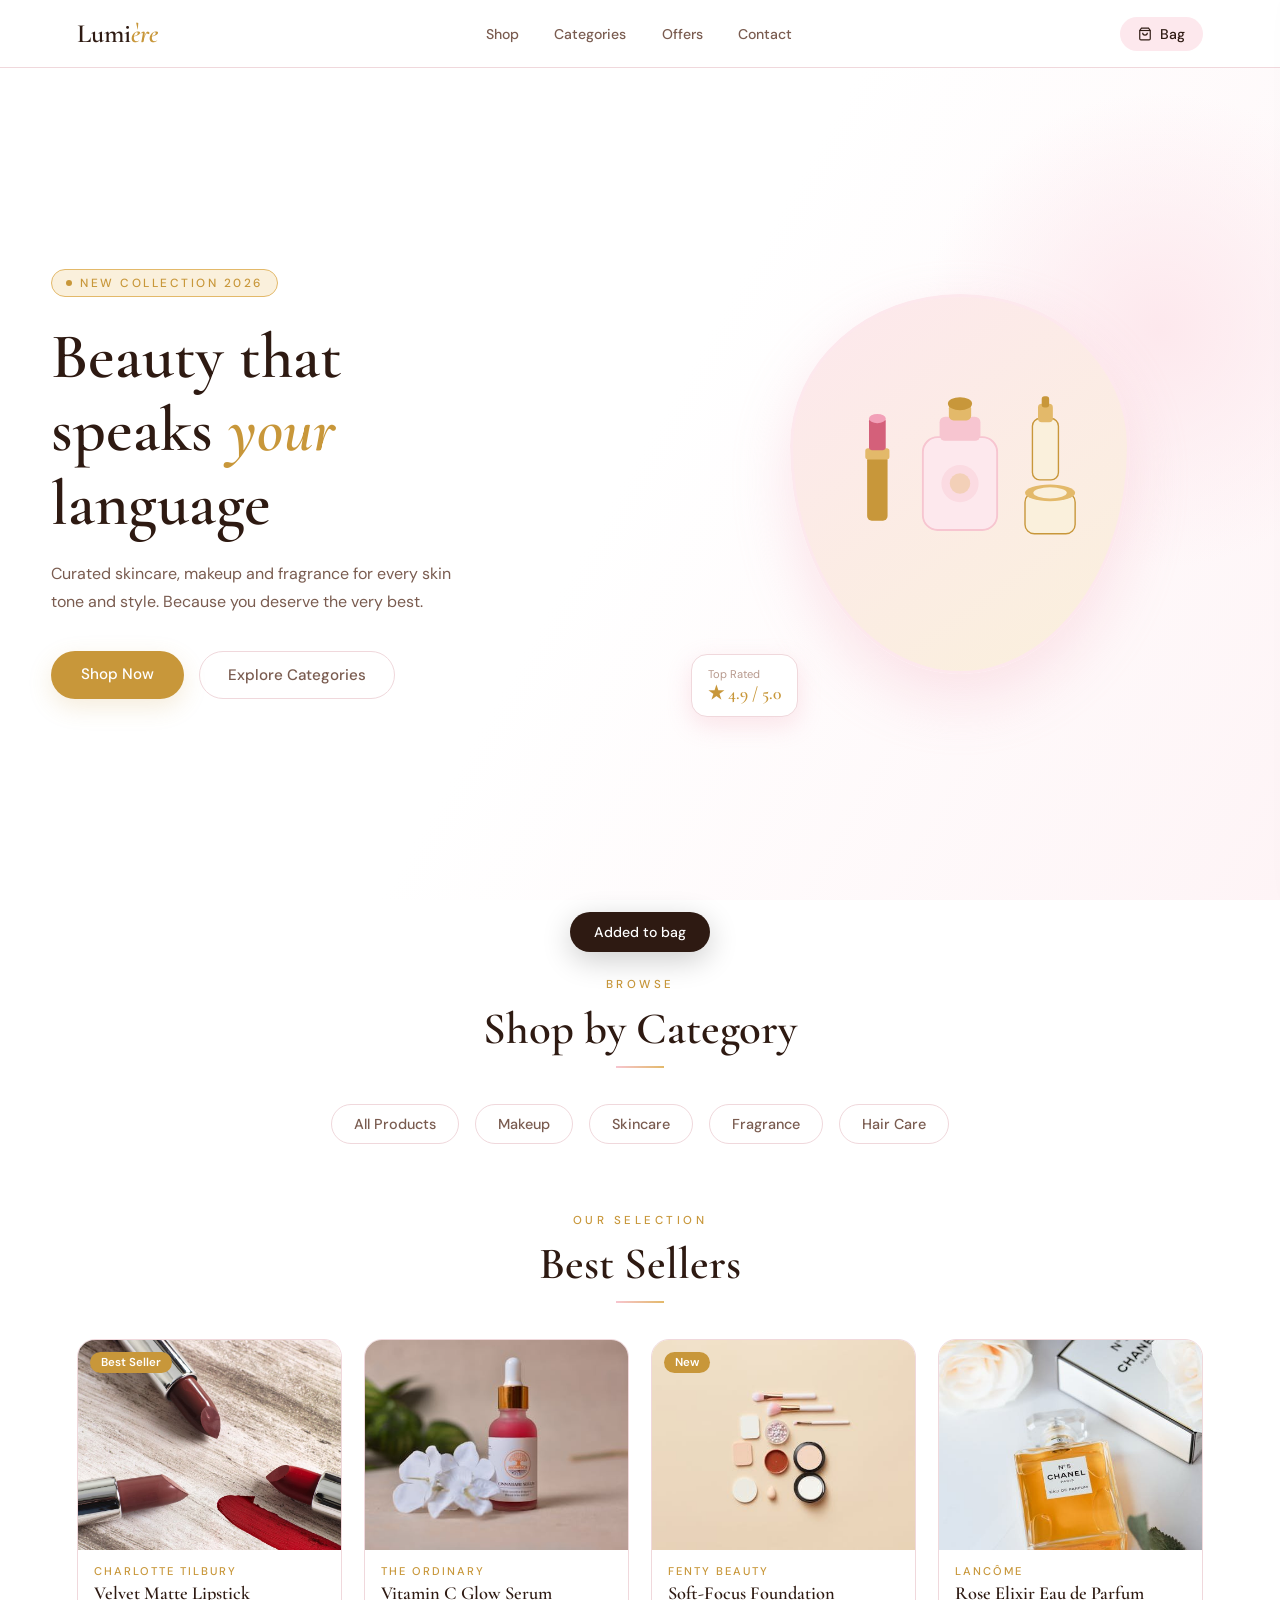
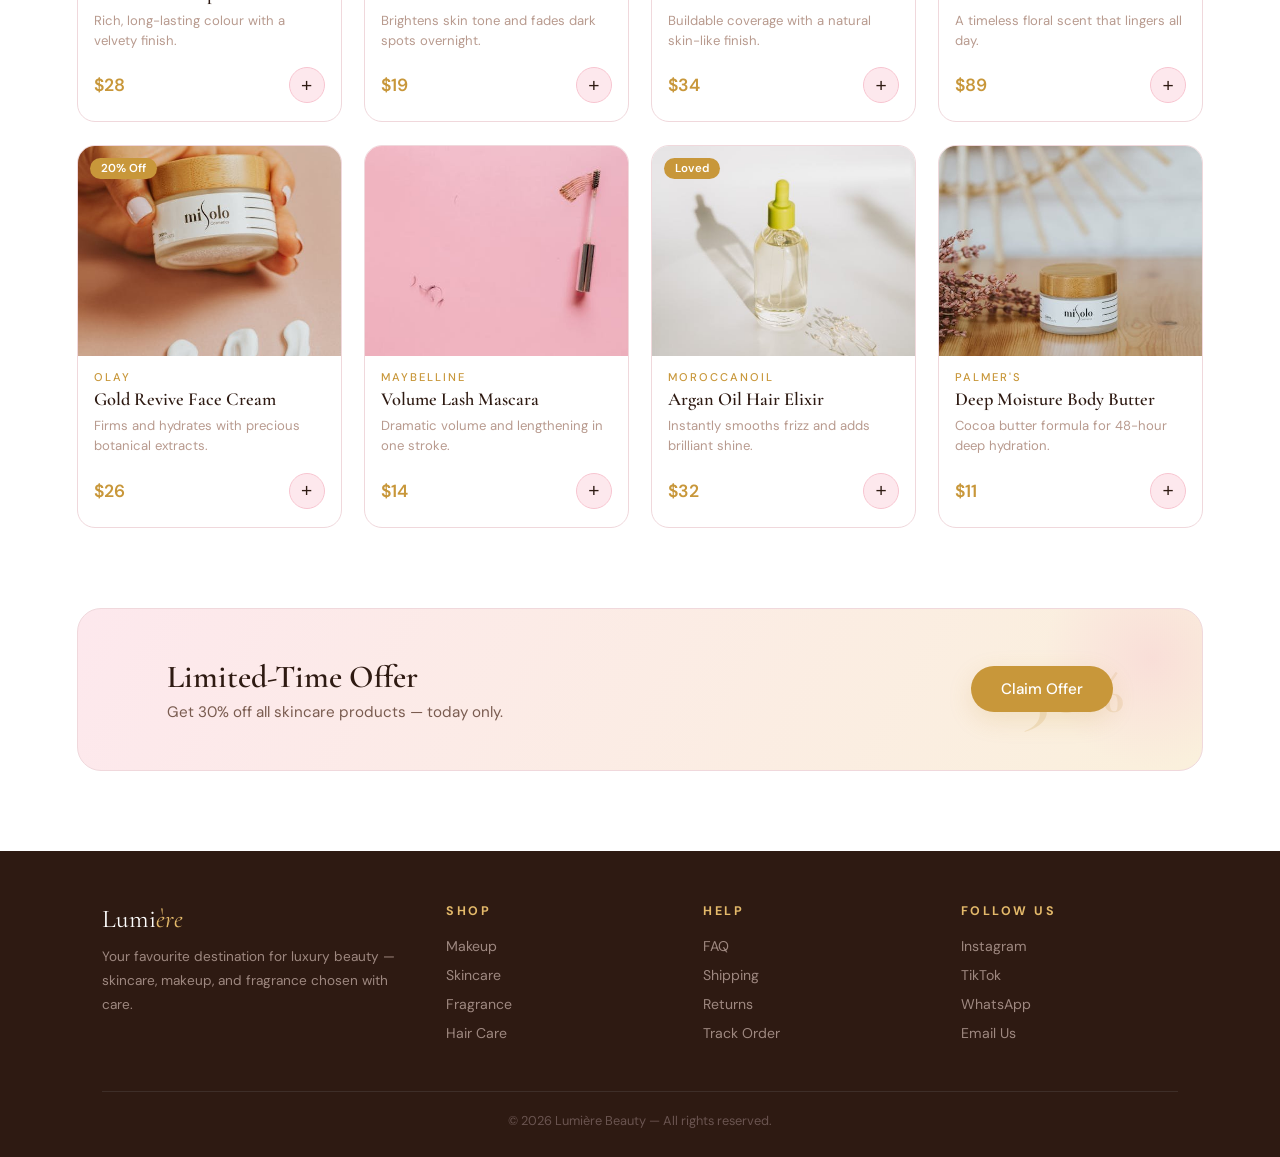
<file: index.html>
<!DOCTYPE html>
<html lang="en" dir="ltr">
<head>
  <meta charset="UTF-8"/>
  <meta name="viewport" content="width=device-width, initial-scale=1.0"/>
  <title>Lumière Beauty</title>
  <link rel="stylesheet" href="yasso.css">
  <link href="https://fonts.googleapis.com/css2?family=Cormorant+Garamond:ital,wght@0,400;0,600;1,400&family=DM+Sans:wght@300;400;500&display=swap" rel="stylesheet"/>
</head>
<body>

<!-- NAV -->
<nav>
  <a class="logo" href="#">Lumi<span>ère</span></a>
  <ul class="nav-links">
    <li><a href="#products">Shop</a></li>
    <li><a href="#categories">Categories</a></li>
    <li><a href="#offers">Offers</a></li>
    <li><a href="#footer">Contact</a></li>
  </ul>
  <button class="cart-link" onclick="toggleCart()">
    <svg class="cart-icon" viewBox="0 0 24 24" fill="none" stroke="currentColor" stroke-width="2"><path d="M6 2L3 6v14a2 2 0 002 2h14a2 2 0 002-2V6l-3-4z"/><line x1="3" y1="6" x2="21" y2="6"/><path d="M16 10a4 4 0 01-8 0"/></svg>
    Bag <span id="cart-count"></span>
  </button>
</nav>

<!-- HERO -->
<section class="hero">
  <div class="hero-bg"></div>
  <div class="hero-left">
    <div class="hero-eyebrow">New Collection 2026</div>
    <h1>Beauty that<br/>speaks <em>your</em><br/>language</h1>
    <p class="hero-sub">Curated skincare, makeup and fragrance for every skin tone and style. Because you deserve the very best.</p>
    <div class="hero-actions">
      <a class="btn-gold" href="#products">Shop Now</a>
      <a class="btn-ghost" href="#categories">Explore Categories</a>
    </div>
  </div>
  <div class="hero-right">
    <div class="hero-img-wrap">
      <!-- Hero illustration: 3 beauty products -->
      <svg viewBox="0 0 280 320" xmlns="http://www.w3.org/2000/svg" width="260">

        <!-- Lipstick (left) -->
        <rect x="40" y="130" width="22" height="70" rx="5" fill="#C8973A"/>
        <rect x="38" y="122" width="26" height="12" rx="3" fill="#E3B96A"/>
        <rect x="42" y="90"  width="18" height="34" rx="3" fill="#D4607A"/>
        <ellipse cx="51" cy="90" rx="9" ry="5" fill="#F2A0B8"/>

        <!-- Perfume bottle (center) -->
        <rect x="100" y="110" width="80" height="100" rx="16" fill="#FDE8ED"/>
        <rect x="100" y="110" width="80" height="100" rx="16" fill="none" stroke="#F7C5D0" stroke-width="2"/>
        <rect x="118" y="88"  width="44" height="26" rx="6" fill="#F7C5D0"/>
        <rect x="128" y="74"  width="24" height="18" rx="5" fill="#E3B96A"/>
        <ellipse cx="140" cy="74" rx="13" ry="7" fill="#C8973A"/>
        <circle cx="140" cy="160" r="20" fill="#F7C5D0" opacity=".4"/>
        <circle cx="140" cy="160" r="11" fill="#E3B96A" opacity=".35"/>

        <!-- Cream jar (right) -->
        <rect x="210" y="170" width="54" height="44" rx="10" fill="#FAF0DC"/>
        <rect x="210" y="170" width="54" height="44" rx="10" fill="none" stroke="#C8973A" stroke-width="1.5"/>
        <ellipse cx="237" cy="170" rx="27" ry="9"  fill="#E3B96A"/>
        <ellipse cx="237" cy="170" rx="18" ry="6"  fill="#FAF0DC"/>

        <!-- Serum bottle (right top) -->
        <rect x="218" y="90"  width="28" height="66" rx="8" fill="#FAF0DC"/>
        <rect x="218" y="90"  width="28" height="66" rx="8" fill="none" stroke="#C8973A" stroke-width="1.5"/>
        <rect x="224" y="74"  width="16" height="20" rx="4" fill="#E3B96A"/>
        <rect x="228" y="66"  width="8"  height="12" rx="3" fill="#C8973A"/>

      </svg>
    </div>
    <div class="hero-badge">
      <div class="hero-badge-label">Top Rated</div>
      <div class="hero-badge-val">★ 4.9 / 5.0</div>
    </div>
  </div>
</section>

<!-- CATEGORIES -->
<section id="categories">
  <div class="sec-head">
    <span class="sec-eyebrow">Browse</span>
    <h2>Shop by Category</h2>
    <div class="sec-divider"></div>
  </div>
  <div class="categories">
    <a class="cat-pill" href="#products">All Products</a>
    <a class="cat-pill" href="#products">Makeup</a>
    <a class="cat-pill" href="#products">Skincare</a>
    <a class="cat-pill" href="#products">Fragrance</a>
    <a class="cat-pill" href="#products">Hair Care</a>
  </div>
</section>

<!-- PRODUCTS -->
<section id="products" class="products-wrap">
  <div class="sec-head" style="padding-top:0">
    <span class="sec-eyebrow">Our Selection</span>
    <h2>Best Sellers</h2>
    <div class="sec-divider"></div>
  </div>

  <div class="grid">

    <!-- 1 Lipstick -->
    <div class="p-card">
      <div class="p-badge">Best Seller</div>
      <div class="p-img" style="padding:0"><img src="[data-uri]" alt="Lipstick" style="width:100%;height:100%;object-fit:cover;"/></div>
      <div class="p-body">
        <div class="p-brand">Charlotte Tilbury</div>
        <div class="p-name">Velvet Matte Lipstick</div>
        <div class="p-desc">Rich, long-lasting colour with a velvety finish.</div>
        <div class="p-foot">
          <span class="p-price">$28</span>
          <button class="p-add" onclick="addToCart(this)" data-name="Velvet Matte Lipstick" data-price="$28">+</button>
        </div>
      </div>
    </div>

    <!-- 2 Serum -->
    <div class="p-card">
      <div class="p-img" style="padding:0"><img src="[data-uri]" alt="Serum" style="width:100%;height:100%;object-fit:cover;"/></div>
      <div class="p-body">
        <div class="p-brand">The Ordinary</div>
        <div class="p-name">Vitamin C Glow Serum</div>
        <div class="p-desc">Brightens skin tone and fades dark spots overnight.</div>
        <div class="p-foot">
          <span class="p-price">$19</span>
          <button class="p-add" onclick="addToCart(this)" data-name="Vitamin C Glow Serum" data-price="$19">+</button>
        </div>
      </div>
    </div>

    <!-- 3 Foundation -->
    <div class="p-card">
      <div class="p-badge">New</div>
      <div class="p-img" style="padding:0"><img src="[data-uri]" alt="Foundation" style="width:100%;height:100%;object-fit:cover;"/></div>
      <div class="p-body">
        <div class="p-brand">Fenty Beauty</div>
        <div class="p-name">Soft-Focus Foundation</div>
        <div class="p-desc">Buildable coverage with a natural skin-like finish.</div>
        <div class="p-foot">
          <span class="p-price">$34</span>
          <button class="p-add" onclick="addToCart(this)" data-name="Soft-Focus Foundation" data-price="$34">+</button>
        </div>
      </div>
    </div>

    <!-- 4 Perfume -->
    <div class="p-card">
      <div class="p-img" style="padding:0"><img src="[data-uri]" alt="Perfume" style="width:100%;height:100%;object-fit:cover;"/></div>
      <div class="p-body">
        <div class="p-brand">Lancôme</div>
        <div class="p-name">Rose Elixir Eau de Parfum</div>
        <div class="p-desc">A timeless floral scent that lingers all day.</div>
        <div class="p-foot">
          <span class="p-price">$89</span>
          <button class="p-add" onclick="addToCart(this)" data-name="Rose Elixir Eau de Parfum" data-price="$89">+</button>
        </div>
      </div>
    </div>

    <!-- 5 Face Cream -->
    <div class="p-card">
      <div class="p-badge">20% Off</div>
      <div class="p-img" style="padding:0"><img src="[data-uri]" alt="Face Cream" style="width:100%;height:100%;object-fit:cover;"/></div>
      <div class="p-body">
        <div class="p-brand">Olay</div>
        <div class="p-name">Gold Revive Face Cream</div>
        <div class="p-desc">Firms and hydrates with precious botanical extracts.</div>
        <div class="p-foot">
          <span class="p-price">$26</span>
          <button class="p-add" onclick="addToCart(this)" data-name="Gold Revive Face Cream" data-price="$26">+</button>
        </div>
      </div>
    </div>

    <!-- 6 Mascara -->
    <div class="p-card">
      <div class="p-img" style="padding:0"><img src="[data-uri]" alt="Mascara" style="width:100%;height:100%;object-fit:cover;"/></div>
      <div class="p-body">
        <div class="p-brand">Maybelline</div>
        <div class="p-name">Volume Lash Mascara</div>
        <div class="p-desc">Dramatic volume and lengthening in one stroke.</div>
        <div class="p-foot">
          <span class="p-price">$14</span>
          <button class="p-add" onclick="addToCart(this)" data-name="Volume Lash Mascara" data-price="$14">+</button>
        </div>
      </div>
    </div>

    <!-- 7 Argan Oil -->
    <div class="p-card">
      <div class="p-badge">Loved</div>
      <div class="p-img" style="padding:0"><img src="[data-uri]" alt="Argan Oil" style="width:100%;height:100%;object-fit:cover;"/></div>
      <div class="p-body">
        <div class="p-brand">Moroccanoil</div>
        <div class="p-name">Argan Oil Hair Elixir</div>
        <div class="p-desc">Instantly smooths frizz and adds brilliant shine.</div>
        <div class="p-foot">
          <span class="p-price">$32</span>
          <button class="p-add" onclick="addToCart(this)" data-name="Argan Oil Hair Elixir" data-price="$32">+</button>
        </div>
      </div>
    </div>

    <!-- 8 Body Butter -->
    <div class="p-card">
      <div class="p-img" style="padding:0"><img src="[data-uri]" alt="Body Butter" style="width:100%;height:100%;object-fit:cover;"/></div>
      <div class="p-body">
        <div class="p-brand">Palmer's</div>
        <div class="p-name">Deep Moisture Body Butter</div>
        <div class="p-desc">Cocoa butter formula for 48-hour deep hydration.</div>
        <div class="p-foot">
          <span class="p-price">$11</span>
          <button class="p-add" onclick="addToCart(this)" data-name="Deep Moisture Body Butter" data-price="$11">+</button>
        </div>
      </div>
    </div>

  </div>
</section>

<!-- OFFER BANNER -->
<div id="offers" class="offer-banner">
  <div class="offer-text">
    <h2>Limited-Time Offer</h2>
    <p>Get 30% off all skincare products — today only.</p>
  </div>
  <div class="offer-pct">30%</div>
  <a class="btn-gold" href="#products" style="position:relative;z-index:1">Claim Offer</a>
</div>

<!-- FOOTER -->
<footer id="footer">
  <div class="footer-grid">
    <div>
      <div class="f-logo">Lumi<span>ère</span></div>
      <p>Your favourite destination for luxury beauty — skincare, makeup, and fragrance chosen with care.</p>
    </div>
    <div>
      <h4>Shop</h4>
      <ul>
        <li><a href="#">Makeup</a></li>
        <li><a href="#">Skincare</a></li>
        <li><a href="#">Fragrance</a></li>
        <li><a href="#">Hair Care</a></li>
      </ul>
    </div>
    <div>
      <h4>Help</h4>
      <ul>
        <li><a href="#">FAQ</a></li>
        <li><a href="#">Shipping</a></li>
        <li><a href="#">Returns</a></li>
        <li><a href="#">Track Order</a></li>
      </ul>
    </div>
    <div>
      <h4>Follow Us</h4>
      <ul>
        <li><a href="#">Instagram</a></li>
        <li><a href="#">TikTok</a></li>
        <li><a href="#">WhatsApp</a></li>
        <li><a href="#">Email Us</a></li>
      </ul>
    </div>
  </div>
  <div class="footer-bottom">© 2026 Lumière Beauty — All rights reserved.</div>
</footer>

<!-- CART OVERLAY & DRAWER -->
<div class="cart-overlay" id="cartOverlay" onclick="toggleCart()"></div>
<div class="cart-drawer" id="cartDrawer">
  <div class="cart-header">
    <h3>Your Bag</h3>
    <button class="cart-close" onclick="toggleCart()">✕</button>
  </div>
  <div class="cart-items" id="cartItems">
    <div class="cart-empty" id="cartEmpty">Your bag is empty</div>
  </div>
  <div class="cart-footer">
    <div class="cart-total"><span>Total</span><span id="cartTotal">$0</span></div>
    <button class="checkout-btn">Checkout</button>
  </div>
</div>

<!-- TOAST -->
<div class="toast" id="toast">Added to bag</div>

<script src="yasso.js">
</script>

</body>
</html>
</file>
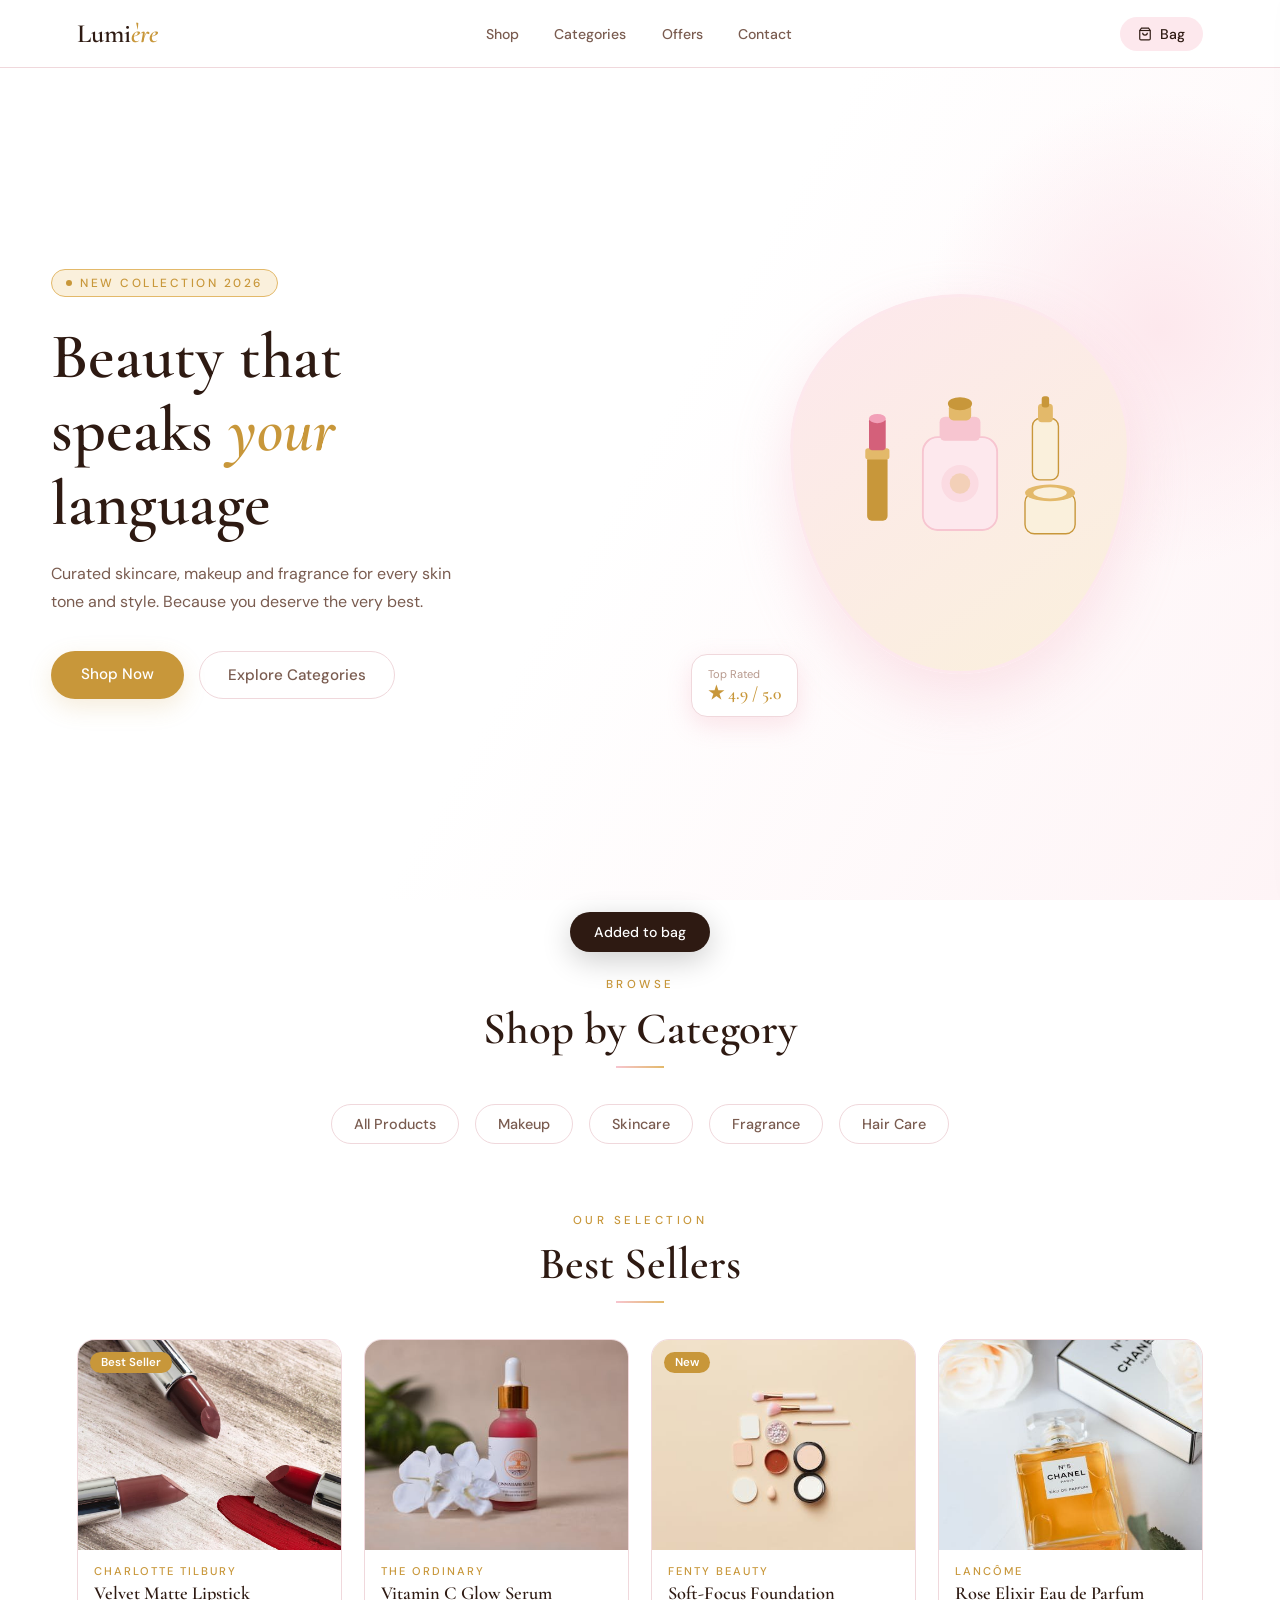
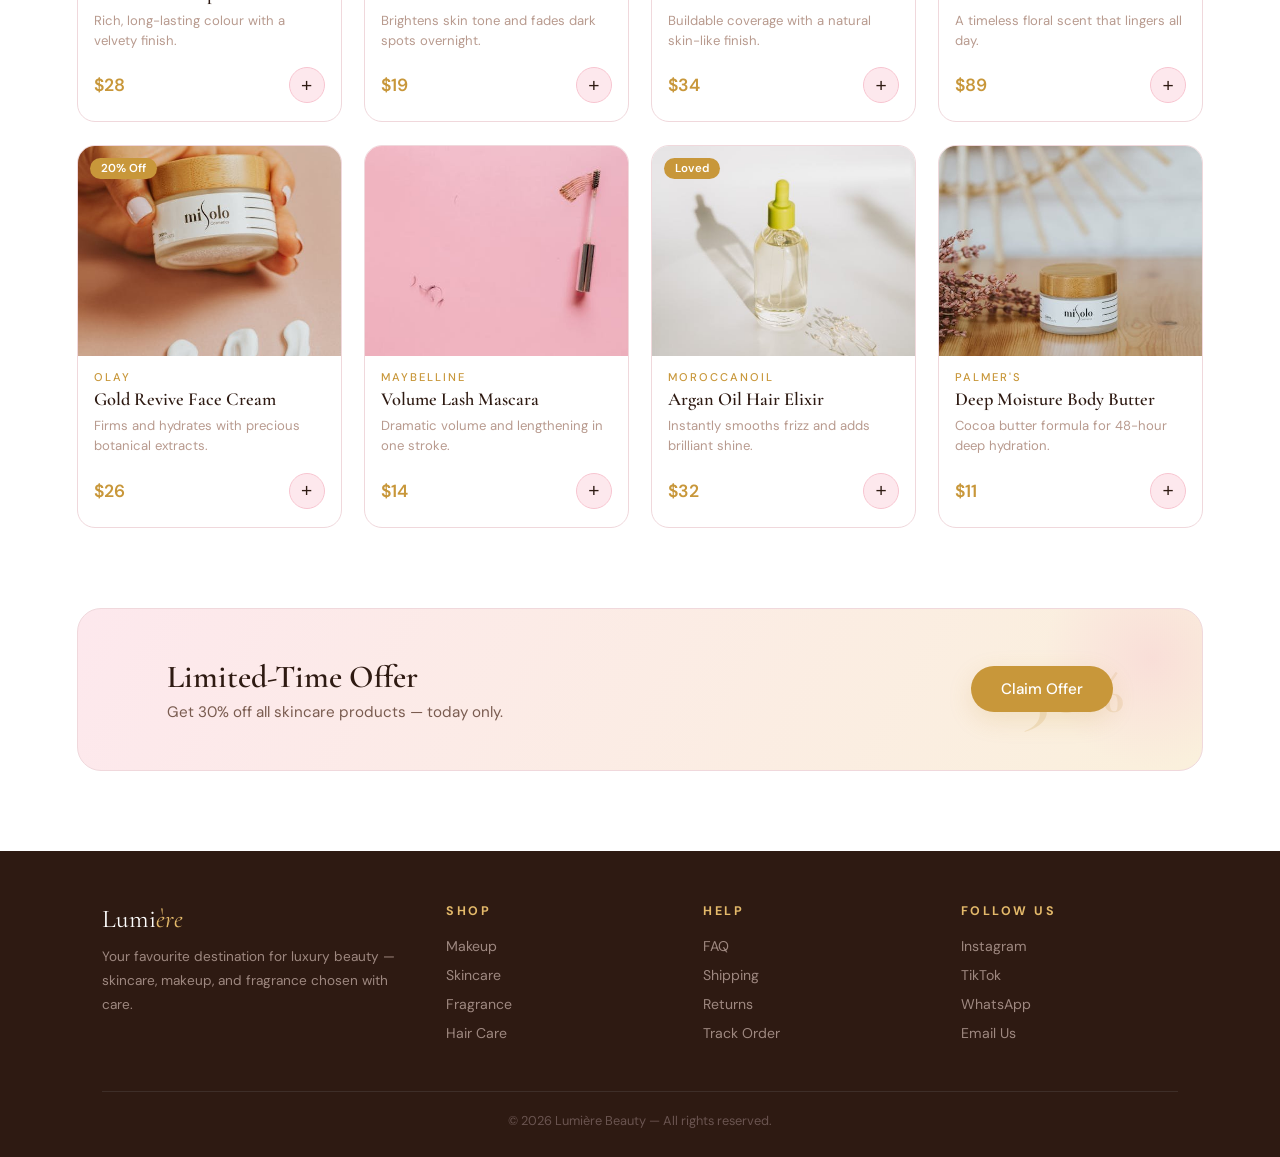
<file: yasso.html>
<!DOCTYPE html>
<html lang="en" dir="ltr">
<head>
  <meta charset="UTF-8"/>
  <meta name="viewport" content="width=device-width, initial-scale=1.0"/>
  <title>Lumière Beauty</title>
  <link rel="stylesheet" href="yasso.css">
  <link href="https://fonts.googleapis.com/css2?family=Cormorant+Garamond:ital,wght@0,400;0,600;1,400&family=DM+Sans:wght@300;400;500&display=swap" rel="stylesheet"/>
</head>
<body>

<!-- NAV -->
<nav>
  <a class="logo" href="#">Lumi<span>ère</span></a>
  <ul class="nav-links">
    <li><a href="#products">Shop</a></li>
    <li><a href="#categories">Categories</a></li>
    <li><a href="#offers">Offers</a></li>
    <li><a href="#footer">Contact</a></li>
  </ul>
  <button class="cart-link" onclick="toggleCart()">
    <svg class="cart-icon" viewBox="0 0 24 24" fill="none" stroke="currentColor" stroke-width="2"><path d="M6 2L3 6v14a2 2 0 002 2h14a2 2 0 002-2V6l-3-4z"/><line x1="3" y1="6" x2="21" y2="6"/><path d="M16 10a4 4 0 01-8 0"/></svg>
    Bag <span id="cart-count"></span>
  </button>
</nav>

<!-- HERO -->
<section class="hero">
  <div class="hero-bg"></div>
  <div class="hero-left">
    <div class="hero-eyebrow">New Collection 2026</div>
    <h1>Beauty that<br/>speaks <em>your</em><br/>language</h1>
    <p class="hero-sub">Curated skincare, makeup and fragrance for every skin tone and style. Because you deserve the very best.</p>
    <div class="hero-actions">
      <a class="btn-gold" href="#products">Shop Now</a>
      <a class="btn-ghost" href="#categories">Explore Categories</a>
    </div>
  </div>
  <div class="hero-right">
    <div class="hero-img-wrap">
      <!-- Hero illustration: 3 beauty products -->
      <svg viewBox="0 0 280 320" xmlns="http://www.w3.org/2000/svg" width="260">

        <!-- Lipstick (left) -->
        <rect x="40" y="130" width="22" height="70" rx="5" fill="#C8973A"/>
        <rect x="38" y="122" width="26" height="12" rx="3" fill="#E3B96A"/>
        <rect x="42" y="90"  width="18" height="34" rx="3" fill="#D4607A"/>
        <ellipse cx="51" cy="90" rx="9" ry="5" fill="#F2A0B8"/>

        <!-- Perfume bottle (center) -->
        <rect x="100" y="110" width="80" height="100" rx="16" fill="#FDE8ED"/>
        <rect x="100" y="110" width="80" height="100" rx="16" fill="none" stroke="#F7C5D0" stroke-width="2"/>
        <rect x="118" y="88"  width="44" height="26" rx="6" fill="#F7C5D0"/>
        <rect x="128" y="74"  width="24" height="18" rx="5" fill="#E3B96A"/>
        <ellipse cx="140" cy="74" rx="13" ry="7" fill="#C8973A"/>
        <circle cx="140" cy="160" r="20" fill="#F7C5D0" opacity=".4"/>
        <circle cx="140" cy="160" r="11" fill="#E3B96A" opacity=".35"/>

        <!-- Cream jar (right) -->
        <rect x="210" y="170" width="54" height="44" rx="10" fill="#FAF0DC"/>
        <rect x="210" y="170" width="54" height="44" rx="10" fill="none" stroke="#C8973A" stroke-width="1.5"/>
        <ellipse cx="237" cy="170" rx="27" ry="9"  fill="#E3B96A"/>
        <ellipse cx="237" cy="170" rx="18" ry="6"  fill="#FAF0DC"/>

        <!-- Serum bottle (right top) -->
        <rect x="218" y="90"  width="28" height="66" rx="8" fill="#FAF0DC"/>
        <rect x="218" y="90"  width="28" height="66" rx="8" fill="none" stroke="#C8973A" stroke-width="1.5"/>
        <rect x="224" y="74"  width="16" height="20" rx="4" fill="#E3B96A"/>
        <rect x="228" y="66"  width="8"  height="12" rx="3" fill="#C8973A"/>

      </svg>
    </div>
    <div class="hero-badge">
      <div class="hero-badge-label">Top Rated</div>
      <div class="hero-badge-val">★ 4.9 / 5.0</div>
    </div>
  </div>
</section>

<!-- CATEGORIES -->
<section id="categories">
  <div class="sec-head">
    <span class="sec-eyebrow">Browse</span>
    <h2>Shop by Category</h2>
    <div class="sec-divider"></div>
  </div>
  <div class="categories">
    <a class="cat-pill" href="#products">All Products</a>
    <a class="cat-pill" href="#products">Makeup</a>
    <a class="cat-pill" href="#products">Skincare</a>
    <a class="cat-pill" href="#products">Fragrance</a>
    <a class="cat-pill" href="#products">Hair Care</a>
  </div>
</section>

<!-- PRODUCTS -->
<section id="products" class="products-wrap">
  <div class="sec-head" style="padding-top:0">
    <span class="sec-eyebrow">Our Selection</span>
    <h2>Best Sellers</h2>
    <div class="sec-divider"></div>
  </div>

  <div class="grid">

    <!-- 1 Lipstick -->
    <div class="p-card">
      <div class="p-badge">Best Seller</div>
      <div class="p-img" style="padding:0"><img src="[data-uri]" alt="Lipstick" style="width:100%;height:100%;object-fit:cover;"/></div>
      <div class="p-body">
        <div class="p-brand">Charlotte Tilbury</div>
        <div class="p-name">Velvet Matte Lipstick</div>
        <div class="p-desc">Rich, long-lasting colour with a velvety finish.</div>
        <div class="p-foot">
          <span class="p-price">$28</span>
          <button class="p-add" onclick="addToCart(this)" data-name="Velvet Matte Lipstick" data-price="$28">+</button>
        </div>
      </div>
    </div>

    <!-- 2 Serum -->
    <div class="p-card">
      <div class="p-img" style="padding:0"><img src="[data-uri]" alt="Serum" style="width:100%;height:100%;object-fit:cover;"/></div>
      <div class="p-body">
        <div class="p-brand">The Ordinary</div>
        <div class="p-name">Vitamin C Glow Serum</div>
        <div class="p-desc">Brightens skin tone and fades dark spots overnight.</div>
        <div class="p-foot">
          <span class="p-price">$19</span>
          <button class="p-add" onclick="addToCart(this)" data-name="Vitamin C Glow Serum" data-price="$19">+</button>
        </div>
      </div>
    </div>

    <!-- 3 Foundation -->
    <div class="p-card">
      <div class="p-badge">New</div>
      <div class="p-img" style="padding:0"><img src="[data-uri]" alt="Foundation" style="width:100%;height:100%;object-fit:cover;"/></div>
      <div class="p-body">
        <div class="p-brand">Fenty Beauty</div>
        <div class="p-name">Soft-Focus Foundation</div>
        <div class="p-desc">Buildable coverage with a natural skin-like finish.</div>
        <div class="p-foot">
          <span class="p-price">$34</span>
          <button class="p-add" onclick="addToCart(this)" data-name="Soft-Focus Foundation" data-price="$34">+</button>
        </div>
      </div>
    </div>

    <!-- 4 Perfume -->
    <div class="p-card">
      <div class="p-img" style="padding:0"><img src="[data-uri]" alt="Perfume" style="width:100%;height:100%;object-fit:cover;"/></div>
      <div class="p-body">
        <div class="p-brand">Lancôme</div>
        <div class="p-name">Rose Elixir Eau de Parfum</div>
        <div class="p-desc">A timeless floral scent that lingers all day.</div>
        <div class="p-foot">
          <span class="p-price">$89</span>
          <button class="p-add" onclick="addToCart(this)" data-name="Rose Elixir Eau de Parfum" data-price="$89">+</button>
        </div>
      </div>
    </div>

    <!-- 5 Face Cream -->
    <div class="p-card">
      <div class="p-badge">20% Off</div>
      <div class="p-img" style="padding:0"><img src="[data-uri]" alt="Face Cream" style="width:100%;height:100%;object-fit:cover;"/></div>
      <div class="p-body">
        <div class="p-brand">Olay</div>
        <div class="p-name">Gold Revive Face Cream</div>
        <div class="p-desc">Firms and hydrates with precious botanical extracts.</div>
        <div class="p-foot">
          <span class="p-price">$26</span>
          <button class="p-add" onclick="addToCart(this)" data-name="Gold Revive Face Cream" data-price="$26">+</button>
        </div>
      </div>
    </div>

    <!-- 6 Mascara -->
    <div class="p-card">
      <div class="p-img" style="padding:0"><img src="[data-uri]" alt="Mascara" style="width:100%;height:100%;object-fit:cover;"/></div>
      <div class="p-body">
        <div class="p-brand">Maybelline</div>
        <div class="p-name">Volume Lash Mascara</div>
        <div class="p-desc">Dramatic volume and lengthening in one stroke.</div>
        <div class="p-foot">
          <span class="p-price">$14</span>
          <button class="p-add" onclick="addToCart(this)" data-name="Volume Lash Mascara" data-price="$14">+</button>
        </div>
      </div>
    </div>

    <!-- 7 Argan Oil -->
    <div class="p-card">
      <div class="p-badge">Loved</div>
      <div class="p-img" style="padding:0"><img src="[data-uri]" alt="Argan Oil" style="width:100%;height:100%;object-fit:cover;"/></div>
      <div class="p-body">
        <div class="p-brand">Moroccanoil</div>
        <div class="p-name">Argan Oil Hair Elixir</div>
        <div class="p-desc">Instantly smooths frizz and adds brilliant shine.</div>
        <div class="p-foot">
          <span class="p-price">$32</span>
          <button class="p-add" onclick="addToCart(this)" data-name="Argan Oil Hair Elixir" data-price="$32">+</button>
        </div>
      </div>
    </div>

    <!-- 8 Body Butter -->
    <div class="p-card">
      <div class="p-img" style="padding:0"><img src="[data-uri]" alt="Body Butter" style="width:100%;height:100%;object-fit:cover;"/></div>
      <div class="p-body">
        <div class="p-brand">Palmer's</div>
        <div class="p-name">Deep Moisture Body Butter</div>
        <div class="p-desc">Cocoa butter formula for 48-hour deep hydration.</div>
        <div class="p-foot">
          <span class="p-price">$11</span>
          <button class="p-add" onclick="addToCart(this)" data-name="Deep Moisture Body Butter" data-price="$11">+</button>
        </div>
      </div>
    </div>

  </div>
</section>

<!-- OFFER BANNER -->
<div id="offers" class="offer-banner">
  <div class="offer-text">
    <h2>Limited-Time Offer</h2>
    <p>Get 30% off all skincare products — today only.</p>
  </div>
  <div class="offer-pct">30%</div>
  <a class="btn-gold" href="#products" style="position:relative;z-index:1">Claim Offer</a>
</div>

<!-- FOOTER -->
<footer id="footer">
  <div class="footer-grid">
    <div>
      <div class="f-logo">Lumi<span>ère</span></div>
      <p>Your favourite destination for luxury beauty — skincare, makeup, and fragrance chosen with care.</p>
    </div>
    <div>
      <h4>Shop</h4>
      <ul>
        <li><a href="#">Makeup</a></li>
        <li><a href="#">Skincare</a></li>
        <li><a href="#">Fragrance</a></li>
        <li><a href="#">Hair Care</a></li>
      </ul>
    </div>
    <div>
      <h4>Help</h4>
      <ul>
        <li><a href="#">FAQ</a></li>
        <li><a href="#">Shipping</a></li>
        <li><a href="#">Returns</a></li>
        <li><a href="#">Track Order</a></li>
      </ul>
    </div>
    <div>
      <h4>Follow Us</h4>
      <ul>
        <li><a href="#">Instagram</a></li>
        <li><a href="#">TikTok</a></li>
        <li><a href="#">WhatsApp</a></li>
        <li><a href="#">Email Us</a></li>
      </ul>
    </div>
  </div>
  <div class="footer-bottom">© 2026 Lumière Beauty — All rights reserved.</div>
</footer>

<!-- CART OVERLAY & DRAWER -->
<div class="cart-overlay" id="cartOverlay" onclick="toggleCart()"></div>
<div class="cart-drawer" id="cartDrawer">
  <div class="cart-header">
    <h3>Your Bag</h3>
    <button class="cart-close" onclick="toggleCart()">✕</button>
  </div>
  <div class="cart-items" id="cartItems">
    <div class="cart-empty" id="cartEmpty">Your bag is empty</div>
  </div>
  <div class="cart-footer">
    <div class="cart-total"><span>Total</span><span id="cartTotal">$0</span></div>
    <button class="checkout-btn">Checkout</button>
  </div>
</div>

<!-- TOAST -->
<div class="toast" id="toast">Added to bag</div>

<script src="yasso.js">
</script>

</body>
</html>
</file>
<file: yasso.css>
:root {
      --pink: #F7C5D0;
      --pink-light: #FDE8ED;
      --pink-pale: #FEF4F6;
      --gold: #C8973A;
      --gold-light: #E3B96A;
      --gold-pale: #FAF0DC;
      --white: #FFFFFF;
      --text: #2E1A12;
      --text-mid: #7A5C50;
      --text-soft: #B89A8E;
      --border: #F0D8DC;
      --shadow-pink: rgba(247, 197, 208, 0.45);
      --shadow-gold: rgba(200, 151, 58, 0.18);
  }

  *,
  *::before,
  *::after {
      margin: 0;
      padding: 0;
      box-sizing: border-box;
  }

  html {
      scroll-behavior: smooth;
  }

  body {
      font-family: 'DM Sans', sans-serif;
      background: var(--white);
      color: var(--text);
      overflow-x: hidden;
  }

  /* ── NAV ── */
  nav {
      position: fixed;
      top: 0;
      left: 0;
      right: 0;
      z-index: 200;
      height: 68px;
      background: rgba(255, 255, 255, 0.92);
      backdrop-filter: blur(16px);
      border-bottom: 1px solid var(--border);
      display: flex;
      align-items: center;
      justify-content: space-between;
      padding: 0 6%;
  }

  .logo {
      font-family: 'Cormorant Garamond', serif;
      font-size: 1.65rem;
      font-weight: 600;
      color: var(--text);
      text-decoration: none;
  }

  .logo span {
      color: var(--gold);
      font-style: italic;
  }

  .nav-links {
      display: flex;
      gap: 2.2rem;
      list-style: none;
  }

  .nav-links a {
      text-decoration: none;
      color: var(--text-mid);
      font-size: .88rem;
      font-weight: 500;
      transition: color .25s;
  }

  .nav-links a:hover {
      color: var(--gold);
  }

  .cart-link {
      display: flex;
      align-items: center;
      gap: .5rem;
      background: var(--pink-light);
      border: 1.5px solid var(--pink);
      color: var(--text);
      padding: 8px 18px;
      border-radius: 30px;
      font-size: .88rem;
      font-weight: 500;
      text-decoration: none;
      transition: background .25s;
  }

  .cart-link:hover {
      background: var(--pink);
  }

  .cart-icon {
      width: 14px;
      height: 14px;
  }

  /* ── HERO ── */
  .hero {
      min-height: 100vh;
      padding-top: 68px;
      display: grid;
      grid-template-columns: 1fr 1fr;
      align-items: center;
      background: linear-gradient(120deg, var(--white) 50%, var(--pink-pale) 100%);
      position: relative;
      overflow: hidden;
  }

  .hero-bg {
      position: absolute;
      right: -120px;
      top: 10%;
      width: 480px;
      height: 480px;
      border-radius: 50%;
      background: radial-gradient(circle, var(--pink-light) 0%, transparent 70%);
      pointer-events: none;
  }

  .hero-left {
      padding: 0 6% 0 8%;
  }

  .hero-eyebrow {
      display: inline-flex;
      align-items: center;
      gap: .5rem;
      background: var(--gold-pale);
      border: 1px solid var(--gold-light);
      color: var(--gold);
      padding: 5px 14px;
      border-radius: 20px;
      font-size: .74rem;
      font-weight: 500;
      letter-spacing: 2.5px;
      text-transform: uppercase;
      margin-bottom: 1.4rem;
  }

  .hero-eyebrow::before {
      content: '';
      width: 6px;
      height: 6px;
      border-radius: 50%;
      background: var(--gold);
  }

  .hero h1 {
      font-family: 'Cormorant Garamond', serif;
      font-size: clamp(2.8rem, 5vw, 4.2rem);
      font-weight: 600;
      line-height: 1.15;
      margin-bottom: 1.2rem;
  }

  .hero h1 em {
      font-style: italic;
      color: var(--gold);
  }

  .hero-sub {
      color: var(--text-mid);
      font-size: 1rem;
      line-height: 1.75;
      max-width: 400px;
      margin-bottom: 2.2rem;
  }

  .hero-actions {
      display: flex;
      gap: .9rem;
      flex-wrap: wrap;
  }

  .btn-gold {
      display: inline-block;
      background: var(--gold);
      color: white;
      border: none;
      padding: 13px 30px;
      border-radius: 35px;
      font-family: 'DM Sans', sans-serif;
      font-size: .95rem;
      font-weight: 500;
      cursor: pointer;
      text-decoration: none;
      transition: background .25s, transform .2s;
      box-shadow: 0 8px 24px var(--shadow-gold);
  }

  .btn-gold:hover {
      background: var(--gold-light);
      transform: translateY(-2px);
  }

  .btn-ghost {
      display: inline-block;
      background: transparent;
      color: var(--text-mid);
      border: 1.5px solid var(--border);
      padding: 13px 28px;
      border-radius: 35px;
      font-size: .95rem;
      font-weight: 500;
      text-decoration: none;
      transition: border-color .25s, color .25s;
  }

  .btn-ghost:hover {
      border-color: var(--gold);
      color: var(--gold);
  }

  .hero-right {
      position: relative;
      height: 100%;
      min-height: 480px;
      display: flex;
      align-items: center;
      justify-content: center;
  }

  .hero-img-wrap {
      width: 340px;
      height: 380px;
      border-radius: 50% 50% 50% 50% / 40% 40% 60% 60%;
      overflow: hidden;
      box-shadow: 0 24px 60px var(--shadow-pink);
      border: 3px solid var(--pink-light);
      animation: floatY 5s ease-in-out infinite;
      background: linear-gradient(145deg, var(--pink-light), var(--gold-pale));
      display: flex;
      align-items: center;
      justify-content: center;
  }

  .hero-badge {
      position: absolute;
      bottom: 22%;
      left: 8%;
      background: white;
      border: 1px solid var(--border);
      border-radius: 16px;
      padding: 12px 16px;
      box-shadow: 0 8px 24px var(--shadow-pink);
      animation: floatY 5s ease-in-out 2.5s infinite;
  }

  .hero-badge-label {
      font-size: .7rem;
      color: var(--text-soft);
      margin-bottom: 2px;
  }

  .hero-badge-val {
      font-family: 'Cormorant Garamond', serif;
      font-size: 1.1rem;
      font-weight: 600;
      color: var(--gold);
  }

  @keyframes floatY {

      0%,
      100% {
          transform: translateY(0)
      }

      50% {
          transform: translateY(-12px)
      }
  }

  /* ── SECTION HEADER ── */
  .sec-head {
      text-align: center;
      padding: 72px 5% 36px;
  }

  .sec-eyebrow {
      display: inline-block;
      color: var(--gold);
      font-size: .72rem;
      letter-spacing: 3.5px;
      text-transform: uppercase;
      margin-bottom: .6rem;
      font-weight: 500;
  }

  .sec-head h2 {
      font-family: 'Cormorant Garamond', serif;
      font-size: clamp(1.9rem, 3.5vw, 2.9rem);
      font-weight: 600;
  }

  .sec-divider {
      width: 48px;
      height: 2px;
      background: linear-gradient(90deg, var(--pink), var(--gold-light));
      margin: 10px auto 0;
  }

  /* ── CATEGORIES ── */
  .categories {
      display: flex;
      gap: 1rem;
      justify-content: center;
      flex-wrap: wrap;
      padding: 0 5% 64px;
  }

  .cat-pill {
      display: flex;
      align-items: center;
      gap: .55rem;
      background: white;
      border: 1.5px solid var(--border);
      padding: 10px 22px;
      border-radius: 40px;
      font-size: .9rem;
      color: var(--text-mid);
      font-weight: 500;
      transition: all .22s;
      text-decoration: none;
  }

  .cat-pill:hover {
      background: var(--pink-pale);
      border-color: var(--pink);
      color: var(--text);
  }

  /* ── PRODUCTS GRID ── */
  .products-wrap {
      padding: 0 6% 80px;
  }

  .grid {
      display: grid;
      grid-template-columns: repeat(auto-fill, minmax(240px, 1fr));
      gap: 1.4rem;
  }

  .p-card {
      background: white;
      border: 1px solid var(--border);
      border-radius: 18px;
      overflow: hidden;
      transition: transform .25s, box-shadow .25s;
      position: relative;
  }

  .p-card:hover {
      transform: translateY(-6px);
      box-shadow: 0 18px 48px var(--shadow-pink);
  }

  .p-badge {
      position: absolute;
      top: 12px;
      left: 12px;
      background: var(--gold);
      color: white;
      padding: 3px 11px;
      border-radius: 20px;
      font-size: .72rem;
      font-weight: 600;
      z-index: 1;
  }

  .p-img {
      width: 100%;
      height: 210px;
      background: linear-gradient(145deg, var(--pink-pale), var(--gold-pale));
      display: flex;
      align-items: center;
      justify-content: center;
  }

  .p-body {
      padding: 14px 16px 18px;
  }

  .p-brand {
      font-size: .7rem;
      color: var(--gold);
      letter-spacing: 2px;
      text-transform: uppercase;
      font-weight: 500;
  }

  .p-name {
      font-family: 'Cormorant Garamond', serif;
      font-size: 1.15rem;
      font-weight: 600;
      margin: .25rem 0 .4rem;
  }

  .p-desc {
      font-size: .82rem;
      color: var(--text-soft);
      line-height: 1.55;
      margin-bottom: 1rem;
  }

  .p-foot {
      display: flex;
      align-items: center;
      justify-content: space-between;
  }

  .p-price {
      font-size: 1.1rem;
      font-weight: 600;
      color: var(--gold);
  }

  .p-add {
      width: 36px;
      height: 36px;
      border-radius: 50%;
      background: var(--pink-light);
      border: 1.5px solid var(--pink);
      color: var(--text);
      font-size: 1.2rem;
      cursor: pointer;
      display: flex;
      align-items: center;
      justify-content: center;
      transition: background .22s, border-color .22s;
      text-decoration: none;
      line-height: 1;
  }

  .p-add:hover {
      background: var(--gold);
      border-color: var(--gold);
      color: white;
  }

  /* ── OFFER BANNER ── */
  .offer-banner {
      margin: 0 6% 80px;
      border-radius: 24px;
      background: linear-gradient(120deg, var(--pink-light) 0%, var(--gold-pale) 100%);
      border: 1px solid var(--border);
      padding: 48px 7%;
      display: flex;
      align-items: center;
      justify-content: space-between;
      flex-wrap: wrap;
      gap: 2rem;
      position: relative;
      overflow: hidden;
  }

  .offer-banner::after {
      content: '';
      position: absolute;
      right: -60px;
      top: -60px;
      width: 220px;
      height: 220px;
      border-radius: 50%;
      background: radial-gradient(circle, var(--pink) 0%, transparent 70%);
      opacity: .4;
  }

  .offer-pct {
      font-family: 'Cormorant Garamond', serif;
      font-size: 4.5rem;
      font-weight: 600;
      color: var(--gold);
      line-height: 1;
      opacity: .18;
      position: absolute;
      right: 7%;
      top: 50%;
      transform: translateY(-50%);
  }

  .offer-text h2 {
      font-family: 'Cormorant Garamond', serif;
      font-size: 2rem;
      font-weight: 600;
      margin-bottom: .4rem;
  }

  .offer-text p {
      color: var(--text-mid);
      font-size: .95rem;
  }

  /* ── FOOTER ── */
  footer {
      background: var(--text);
      color: var(--pink-light);
      padding: 52px 8% 28px;
  }

  .footer-grid {
      display: grid;
      grid-template-columns: 1.4fr 1fr 1fr 1fr;
      gap: 2.5rem;
      margin-bottom: 2.5rem;
  }

  .f-logo {
      font-family: 'Cormorant Garamond', serif;
      font-size: 1.6rem;
      color: white;
      margin-bottom: .7rem;
  }

  .f-logo span {
      color: var(--gold-light);
      font-style: italic;
  }

  footer p {
      font-size: .85rem;
      color: #9E8880;
      line-height: 1.75;
  }

  footer h4 {
      font-size: .78rem;
      letter-spacing: 2.5px;
      text-transform: uppercase;
      color: var(--gold-light);
      margin-bottom: 1rem;
  }

  footer ul {
      list-style: none;
  }

  footer ul li {
      margin-bottom: .5rem;
  }

  footer ul li a {
      color: #9E8880;
      text-decoration: none;
      font-size: .88rem;
      transition: color .2s;
  }

  footer ul li a:hover {
      color: var(--pink-light);
  }

  .footer-bottom {
      border-top: 1px solid #3E2E28;
      padding-top: 20px;
      text-align: center;
      font-size: .8rem;
      color: #6A5450;
  }

  #cart-count {
      background: var(--gold);
      color: white;
      border-radius: 50%;
      width: 20px;
      height: 20px;
      font-size: .72rem;
      display: none;
      align-items: center;
      justify-content: center;
      font-weight: 600;
  }

  #cart-count.visible {
      display: flex;
  }

  .cart-link {
      cursor: pointer;
      border: none;
      font-family: 'DM Sans', sans-serif;
  }

  /* ── CART DRAWER ── */
  .cart-overlay {
      position: fixed;
      inset: 0;
      background: rgba(0, 0, 0, .3);
      z-index: 300;
      opacity: 0;
      pointer-events: none;
      transition: opacity .3s;
  }

  .cart-overlay.open {
      opacity: 1;
      pointer-events: all;
  }

  .cart-drawer {
      position: fixed;
      top: 0;
      right: -420px;
      width: 380px;
      max-width: 95vw;
      height: 100vh;
      background: white;
      z-index: 301;
      box-shadow: -8px 0 40px rgba(0, 0, 0, .12);
      display: flex;
      flex-direction: column;
      transition: right .35s cubic-bezier(.4, 0, .2, 1);
      border-left: 1px solid var(--border);
  }

  .cart-drawer.open {
      right: 0;
  }

  .cart-header {
      display: flex;
      align-items: center;
      justify-content: space-between;
      padding: 22px 24px;
      border-bottom: 1px solid var(--border);
  }

  .cart-header h3 {
      font-family: 'Cormorant Garamond', serif;
      font-size: 1.4rem;
      font-weight: 600;
  }

  .cart-close {
      background: none;
      border: none;
      font-size: 1.4rem;
      cursor: pointer;
      color: var(--text-mid);
      line-height: 1;
  }

  .cart-close:hover {
      color: var(--text);
  }

  .cart-items {
      flex: 1;
      overflow-y: auto;
      padding: 16px 24px;
      display: flex;
      flex-direction: column;
      gap: 14px;
  }

  .cart-empty {
      text-align: center;
      margin: auto;
      color: var(--text-soft);
      font-size: .95rem;
  }

  .cart-item {
      display: flex;
      align-items: center;
      gap: 14px;
      padding: 12px;
      border: 1px solid var(--border);
      border-radius: 14px;
  }

  .cart-item-info {
      flex: 1;
  }

  .cart-item-name {
      font-weight: 500;
      font-size: .92rem;
      margin-bottom: 3px;
  }

  .cart-item-price {
      color: var(--gold);
      font-weight: 600;
      font-size: .9rem;
  }

  .cart-item-qty {
      display: flex;
      align-items: center;
      gap: 8px;
  }

  .qty-btn {
      width: 26px;
      height: 26px;
      border-radius: 50%;
      border: 1.5px solid var(--border);
      background: white;
      cursor: pointer;
      font-size: 1rem;
      display: flex;
      align-items: center;
      justify-content: center;
      transition: background .2s;
  }

  .qty-btn:hover {
      background: var(--pink-light);
      border-color: var(--pink);
  }

  .qty-num {
      font-weight: 600;
      font-size: .9rem;
      min-width: 18px;
      text-align: center;
  }

  .cart-footer {
      padding: 20px 24px;
      border-top: 1px solid var(--border);
  }

  .cart-total {
      display: flex;
      justify-content: space-between;
      font-weight: 600;
      font-size: 1rem;
      margin-bottom: 14px;
  }

  .cart-total span:last-child {
      color: var(--gold);
      font-size: 1.1rem;
  }

  .checkout-btn {
      width: 100%;
      padding: 14px;
      background: var(--gold);
      color: white;
      border: none;
      border-radius: 35px;
      font-family: 'DM Sans', sans-serif;
      font-size: 1rem;
      font-weight: 500;
      cursor: pointer;
      transition: background .25s;
  }

  .checkout-btn:hover {
      background: var(--gold-light);
  }

  /* toast */
  .toast {
      position: fixed;
      bottom: 28px;
      left: 50%;
      transform: translateX(-50%) translateY(80px);
      background: var(--text);
      color: white;
      padding: 11px 24px;
      border-radius: 40px;
      font-size: .88rem;
      font-weight: 500;
      box-shadow: 0 8px 30px rgba(0, 0, 0, .2);
      transition: transform .32s cubic-bezier(.34, 1.56, .64, 1);
      z-index: 400;
      white-space: nowrap;
  }

  .toast.show {
      transform: translateX(-50%) translateY(0);
  }

  @media(max-width:900px) {
      .hero {
          grid-template-columns: 1fr;
          text-align: center;
      }

      .hero-right {
          display: none;
      }

      .hero-sub {
          margin: 0 auto 2rem;
      }

      .hero-actions {
          justify-content: center;
      }

      .footer-grid {
          grid-template-columns: 1fr 1fr;
      }
  }

  @media(max-width:600px) {
      .nav-links {
          display: none;
      }

      .footer-grid {
          grid-template-columns: 1fr;
      }
  }
</file>
